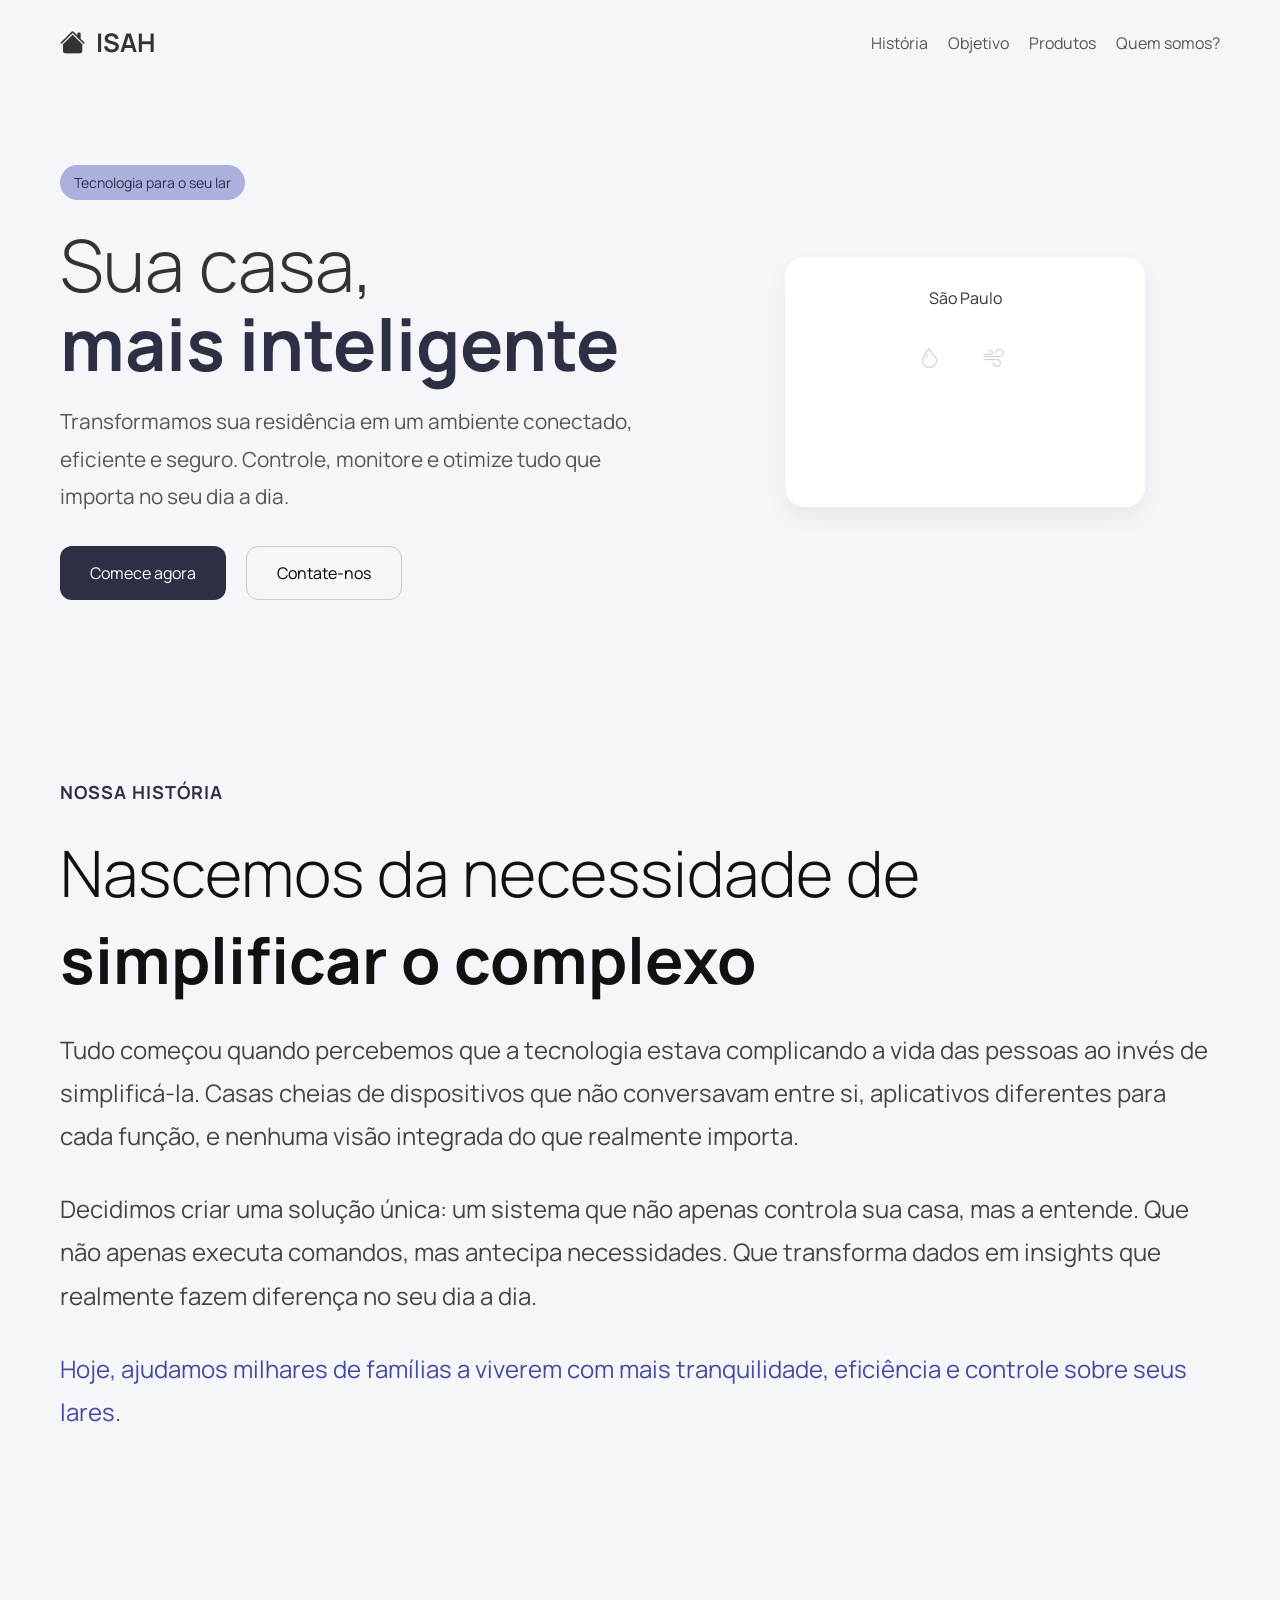
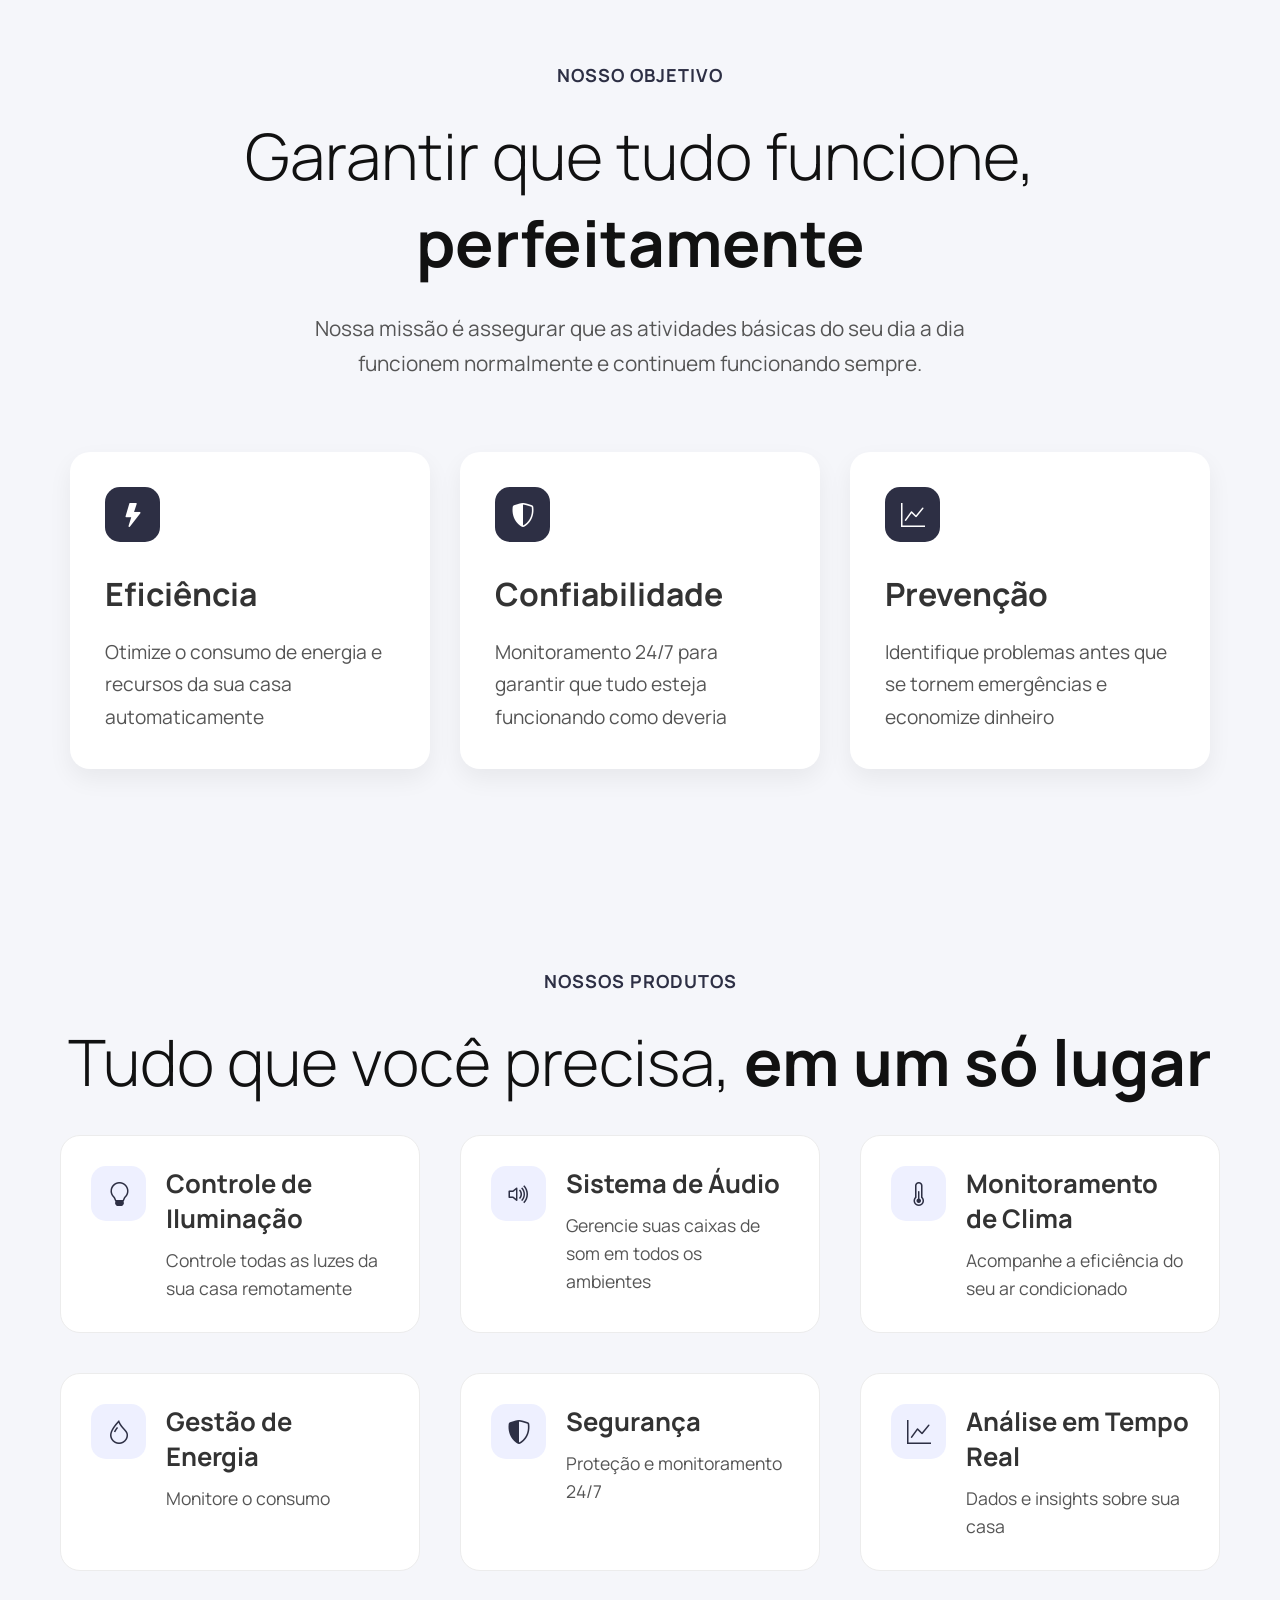
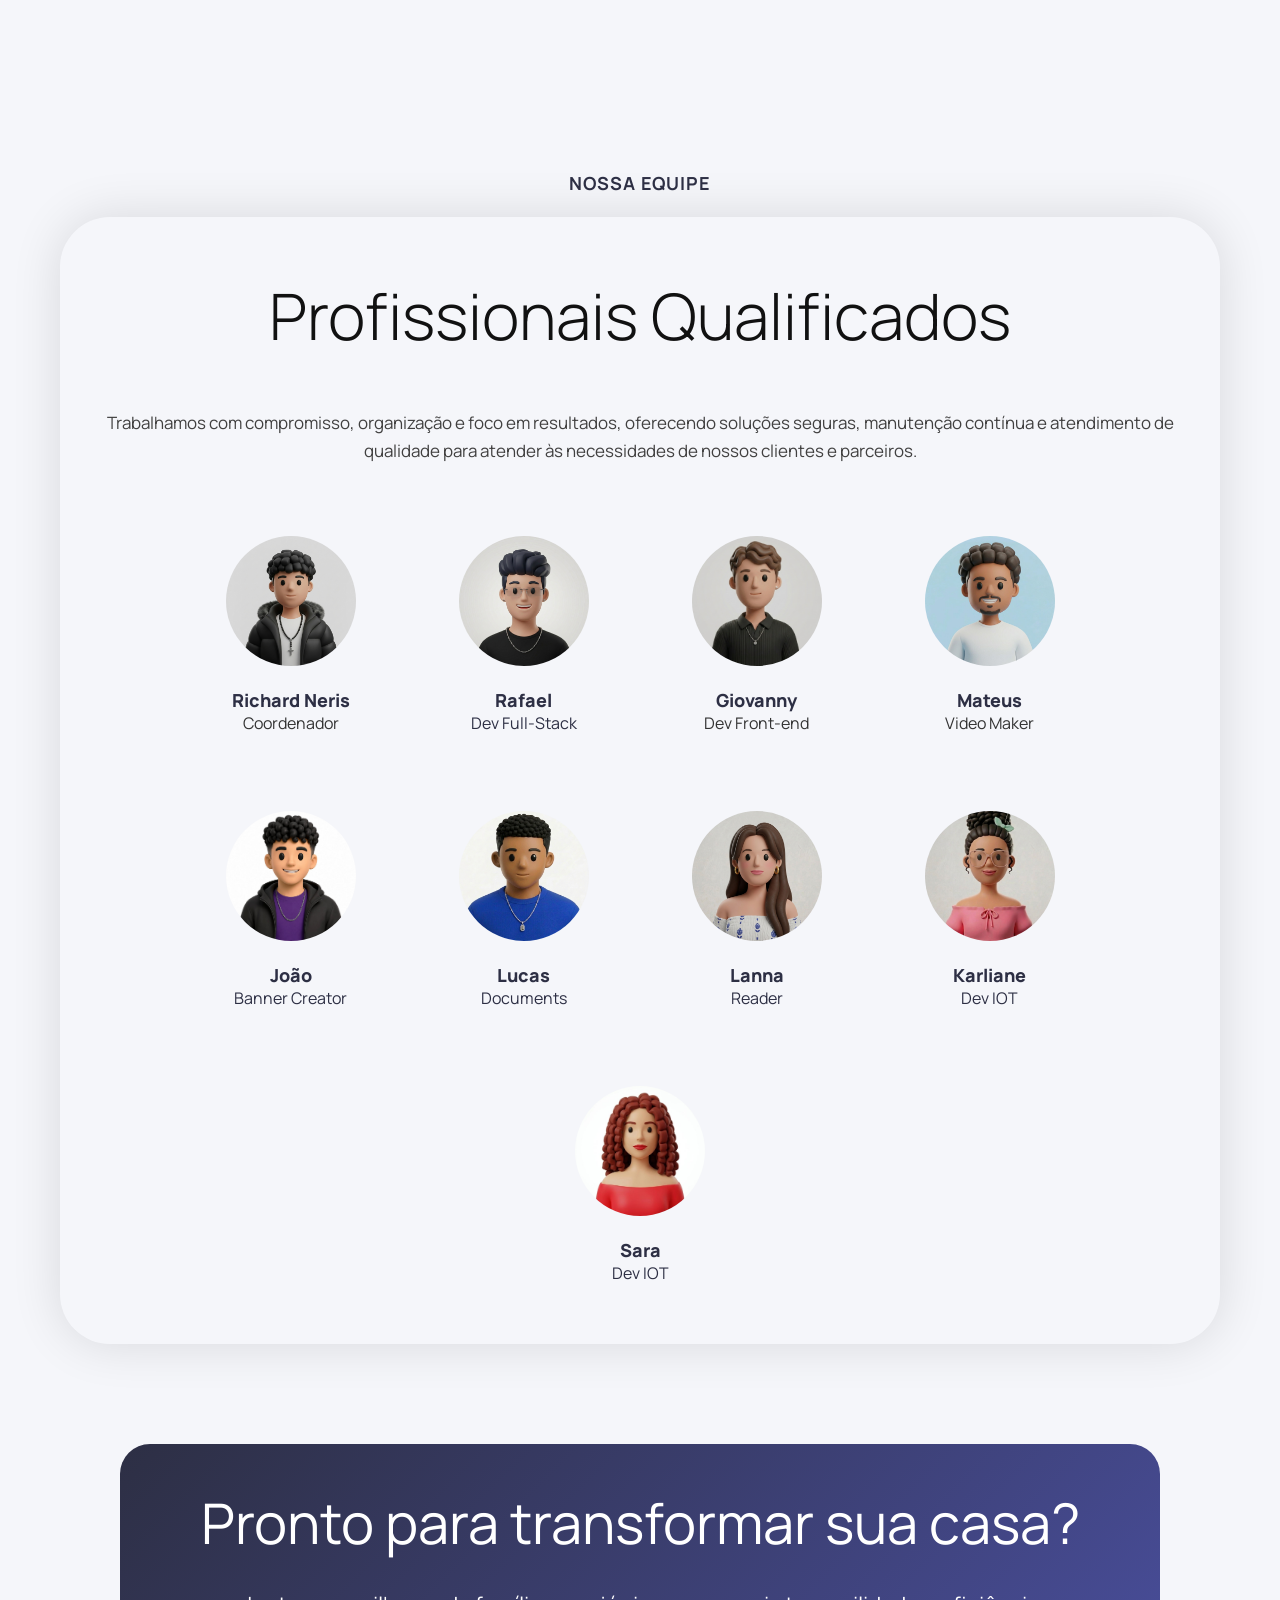
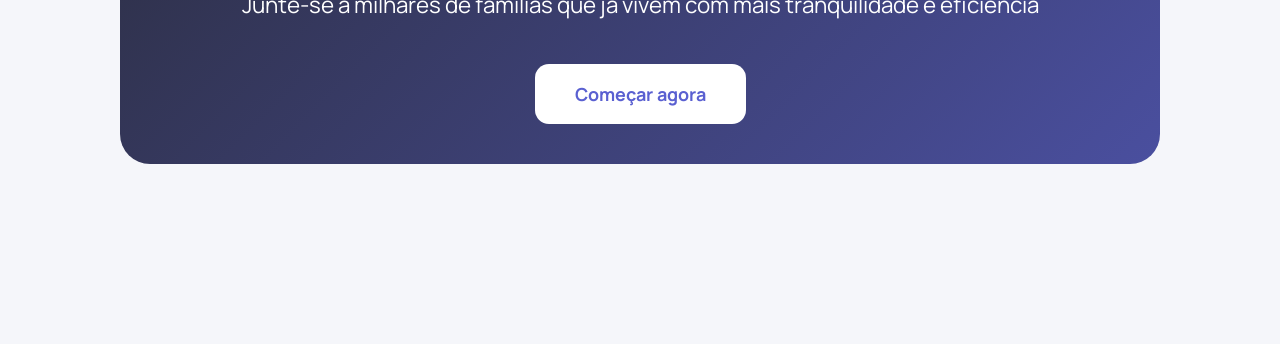
<file: index.html>
<!DOCTYPE html>
<html lang="pt-BR">

<head>
  <meta charset="UTF-8">
  <meta name="viewport" content="width=device-width, initial-scale=1.0">
  <link rel="stylesheet" href="https://cdn.jsdelivr.net/npm/bootstrap-icons@1.13.1/font/bootstrap-icons.min.css">
  <title>ISAH</title>
  <script src="./Sites Juntos/ISAH - Site Apresentação/script.js" defer></script>
  <link rel="stylesheet" href="./Sites Juntos/ISAH - Site Apresentação/style.css">
</head>

<body>

  <!-- HEADER -->

  <header>
    <h2><i class="bi bi-house-fill"></i>ISAH</h2>

    <nav>
      <a href="#history">História</a>
      <a href="#goals">Objetivo</a>
      <a href="#products">Produtos</a>
      <a href="#nos">Quem somos?</a>
    </nav>
  </header>

  <!-- HERO -->

  <section class="hero">

    <div class="left">

      <div class="tag">
        Tecnologia para o seu lar
      </div>

      <h1>
        Sua casa, <br>
        <span>mais inteligente</span>
      </h1>

      <p>
        Transformamos sua residência em um ambiente conectado,
        eficiente e seguro. Controle, monitore e otimize tudo
        que importa no seu dia a dia.
      </p>

      <div class="buttons">
        <button id="btn-primary">Comece agora</button>
        <button class="btn-secondary" >Contate-nos</button>
      </div>

    </div>

    <div class="clima">


      <large id="loc">São Paulo</large>

      <div class="temp"></div>

      <p id="status-clima"></p>

      <div class="weather-info">
        <div>
          <p id="umidade-ar"><i class="bi bi-droplet"></i></p>

          <p id="velocidade-vento"><i class="bi bi-wind"></i> &nbsp;</p>
        </div>

      </div>

  </section>

  <!-- HISTÓRIA -->

  <section id="history">

    <span class="subtitle">NOSSA HISTÓRIA</span>

    <h2>
      Nascemos da necessidade de <br>
      <span>simplificar o complexo</span>
    </h2>

    <p>
      Tudo começou quando percebemos que a tecnologia estava complicando a vida das pessoas ao invés de simplificá-la.
      Casas cheias de dispositivos que não conversavam entre si, aplicativos diferentes para cada função,
      e nenhuma visão integrada do que realmente importa.
    </p>

    <p>
      Decidimos criar uma solução única: um sistema que não apenas controla sua casa, mas a entende.
      Que não apenas executa comandos, mas antecipa necessidades.
      Que transforma dados em insights que realmente fazem diferença no seu dia a dia.
    </p>

    <p class="highlight">
      Hoje, ajudamos milhares de famílias a viverem com mais tranquilidade,
      eficiência e controle sobre seus lares.
    </p>

  </section>

  <!-- OBJETIVOS -->

  <section id="goals">

    <span class="subtitle">NOSSO OBJETIVO</span>

    <h2>
      Garantir que tudo funcione,
      <span>perfeitamente</span>
    </h2>

    <p class="description">
      Nossa missão é assegurar que as atividades básicas do seu dia a dia
      funcionem normalmente e continuem funcionando sempre.
    </p>

    <div class="cards">

      <div class="card">
        <div class="icon"><i class="bi bi-lightning-fill"></i></div>

        <h3>Eficiência</h3>

        <p>
          Otimize o consumo de energia e recursos da sua casa automaticamente
        </p>
      </div>

      <div class="card">
        <div class="icon"><i class="bi bi-shield-shaded"></i></div>

        <h3>Confiabilidade</h3>

        <p>
          Monitoramento 24/7 para garantir que tudo esteja funcionando como deveria
        </p>
      </div>

      <div class="card">
        <div class="icon"><i class="bi bi-graph-up"></i></div>

        <h3>Prevenção</h3>

        <p>
          Identifique problemas antes que se tornem emergências e economize dinheiro
        </p>
      </div>

    </div>

  </section>

  <!-- PRODUTOS -->

  <section id="products">

    <span class="subtitle">NOSSOS PRODUTOS</span>

    <h2>
      Tudo que você precisa,
      <span>em um só lugar</span>
    </h2>

    <div class="products-grid">

      <div class="product-card">
        <div class="product-icon"><i class="bi bi-lightbulb"></i></div>

        <div>
          <h3>Controle de Iluminação</h3>
          <p>Controle todas as luzes da sua casa remotamente</p>
        </div>
      </div>

      <div class="product-card">
        <div class="product-icon"><i class="bi bi-volume-up"></i></div>

        <div>
          <h3>Sistema de Áudio</h3>
          <p>Gerencie suas caixas de som em todos os ambientes</p>
        </div>
      </div>

      <div class="product-card">
        <div class="product-icon"><i class="bi bi-thermometer-half"></i></div>

        <div>
          <h3>Monitoramento de Clima</h3>
          <p>Acompanhe a eficiência do seu ar condicionado</p>
        </div>
      </div>

      <div class="product-card">
        <div class="product-icon"><i class="bi bi-droplet"></i></div>

        <div>
          <h3>Gestão de Energia</h3>
          <p>Monitore o consumo</p>
        </div>
      </div>

      <div class="product-card">
        <div class="product-icon"><i class="bi bi-shield-shaded"></i></div>

        <div>
          <h3>Segurança</h3>
          <p>Proteção e monitoramento 24/7</p>
        </div>
      </div>

      <div class="product-card">
        <div class="product-icon"><i class="bi bi-graph-up"></i></div>

        <div>
          <h3>Análise em Tempo Real</h3>
          <p>Dados e insights sobre sua casa</p>
        </div>
      </div>

    </div>



    <!------Time----->


    <section id="nos">
 <h1 class="subtitle-time">NOSSA EQUIPE</h1><br>
      <div class="time-cor">
        <h2 class="time">Profissionais Qualificados</h2>
        <span class="text-apresentation">Trabalhamos com compromisso, organização e foco em resultados, oferecendo soluções seguras,
          manutenção contínua e atendimento de qualidade para atender às necessidades de nossos clientes e
          parceiros.</span>


        <div>
          <div class="box"><img
            src="./Sites Juntos/ISAH - Site Apresentação/src - integrantes/Neris.png"><span class="name-int"><br>Richard Neris</span><br>Coordenador</span></div>
          <div class="box"><img
              src="./Sites Juntos/ISAH - Site Apresentação/src - integrantes/Rafael.png"><span class="name-int"><br>Rafael</span></span><br><span>Dev Full-Stack</span></div>
          <div class="box"><img
              src="./Sites Juntos/ISAH - Site Apresentação/src - integrantes/Giovanny.png"><span class="name-int"><br>Giovanny</span><br>Dev Front-end</span>
          </div>
          <div class="box"><img
              src="./Sites Juntos/ISAH - Site Apresentação/src - integrantes/Mateus.jpeg"><span class="name-int"><br>Mateus</span><br>Video Maker</span>
          </div>
            <div class="box"><img
              src="./Sites Juntos/ISAH - Site Apresentação/src - integrantes/João.jpeg"><span class="name-int"><br>João</span><br><span>Banner Creator</span>
          </div>
          <div class="box"><img
              src="./Sites Juntos/ISAH - Site Apresentação/src - integrantes/Lucas.png"><span class="name-int"><br>Lucas</span><br><span>Documents</span>
          </div>
          <div class="box"><img
              src="./Sites Juntos/ISAH - Site Apresentação/src - integrantes/Lanna.png"><span class="name-int"><br>Lanna</span><br><span>Reader</span>
          </div>
          <div class="box"><img
              src="./Sites Juntos/ISAH - Site Apresentação//src - integrantes/Karliane.png "> <span class="name-int"><br>Karliane</span><br><span>Dev IOT</span>
          </div>
          <div class="box"><img
              src="./Sites Juntos/ISAH - Site Apresentação/src - integrantes/Sara.jpeg"><span class="name-int"><br>Sara</span><br><span>Dev IOT</span>
          </div>
        </div>
      </div>
    </section>


    <!-- CTA -->

    <div class="cta-box">

      <h3>Pronto para transformar sua casa?</h3>

      <p>
        Junte-se a milhares de famílias que já vivem
        com mais tranquilidade e eficiência
      </p>

      <button id="go-to-website">Começar agora</button>

    </div>

  </section>

</body>

</html>
</file>
<file: Sites Juntos/ISAH - Site Apresentação/style.css>
@import url('https://fonts.googleapis.com/css2?family=Jost:ital,wght@0,100..900;1,100..900&family=Oswald:wght@200..700&display=swap');
@import url('https://fonts.googleapis.com/css2?family=Manrope:wght@200..800&display=swap');

html{
  scroll-behavior: smooth;
}

*{
  margin: 0;
  padding: 0;
  box-sizing: border-box;
  font-family: "Manrope", sans-serif;
}

body{
  background: #f5f6fa;
  color: #333;
  opacity: 1;
  overflow-x: hidden;
}

body.carrega{
  animation: sair 1s forwards;
}

@keyframes sair{
  to{
    opacity: 0;
  }
}

header{
  display: flex;
  justify-content: space-between;
  align-items: center;
  padding: 25px 60px;
  flex-wrap: wrap;
  gap: 20px;
}

header h2{
  display: flex;
  align-items: center;
  gap: 10px;
  font-size: clamp(1.4rem, 2vw, 2rem);
}

nav{
  display: flex;
  flex-wrap: wrap;
  gap: 20px;
}

nav a{
  text-decoration: none;
  color: #555;
  transition: 0.3s;
  font-size: 1rem;
}

nav a:hover{
  color: #555caf;
}

.hero{
  display: flex;
  justify-content: space-between;
  align-items: center;
  padding: 80px 60px;
  gap: 50px;
  flex-wrap: wrap;
}

.left{
  flex: 1;
  min-width: 280px;
  max-width: 600px;
}

.tag{
  background: #abb0de;
  color: #2d2f44;
  padding: 8px 14px;
  border-radius: 20px;
  display: inline-block;
  margin-bottom: 25px;
  font-size: 14px;
}

.hero h1{
  font-size: clamp(2.5rem, 6vw, 4.5rem);
  margin-bottom: 20px;
  font-weight: 300;
  line-height: 1.1;
}

.hero h1 span{
  color: #2d2f44;
  font-weight: bold;
}

.hero p{
  font-size: clamp(1rem, 2vw, 1.3rem);
  line-height: 1.8;
  color: #555;
  margin-bottom: 30px;
}

.buttons{
  display: flex;
  gap: 20px;
  flex-wrap: wrap;
}

#btn-primary,
.btn-secondary{
  padding: 15px 30px;
  border-radius: 12px;
  cursor: pointer;
  font-size: 16px;
  transition: 0.3s;
}

#btn-primary{
  background: #2d2f44;
  color: white;
  border: none;
}

.btn-secondary{
  background: transparent;
  border: 1px solid #ccc;
}

.clima{
  background: white;
  padding: 30px;
  border-radius: 20px;
  width: 100%;
  max-width: 360px;
  min-height: 250px;
  box-shadow: 0 10px 25px rgba(0,0,0,0.06);
  transition: 0.5s ease;
  text-align: center;
  margin: auto;
}

.clima:hover{
  transform: scale(1.03);
  box-shadow: 0 15px 35px rgba(0,0,0,0.12);
  background-color:#55556990;
  color: white;
}

.temp{
  position: relative;
  font-size: clamp(1.8rem, 3vw, 2.5rem);
  margin: 0;
}

.weather-info{
  display: flex;
  justify-content: space-around;
  gap: 10px;
  margin-top: 20px;
  color: #666;
}

#velocidade-vento,
#umidade-ar{
  padding: 20px;
  display: inline;
  color: lightgray;
}

#history{
  padding: 100px 60px;
  width: 100%;
}

.subtitle,
.subtitle-time{
  color: #2d2f44;
  font-size: 18px;
  font-weight: bold;
  letter-spacing: 1px;
}

#history h2,
#goals h2,
#products h2,
#time h2{
  font-size: clamp(2.2rem, 6vw, 4rem);
  font-weight: 300;
  margin: 25px 0;
  color: #111;
}

#history h2 span,
#goals h2 span,
#products h2 span,
#time h2 span{
  font-weight: 700;
}

#history p{
  font-size: clamp(1rem, 2vw, 1.5rem);
  line-height: 1.8;
  color: #444;
  margin-bottom: 30px;
}

.highlight{
  color: #434b9f !important;
}

#goals{
  padding: 100px 60px;
  text-align: center;
}

.description{
  max-width: 700px;
  margin: 20px auto 70px;
  font-size: clamp(1rem, 2vw, 1.3rem);
  color: #555;
  line-height: 1.7;
}

.cards{
  display: flex;
  justify-content: center;
  gap: 30px;
  flex-wrap: wrap;
}

.card{
  background: white;
  width: 100%;
  max-width: 360px;
  padding: 35px;
  border-radius: 20px;
  text-align: left;
  box-shadow: 0 10px 25px rgba(0,0,0,0.06);
  transition: 0.3s;
}

.card:hover{
  transform: translateY(-8px);
}

.icon{
  width: 55px;
  height: 55px;
  background: #2d2f44;
  color: white;
  border-radius: 15px;
  display: flex;
  align-items: center;
  justify-content: center;
  font-size: 24px;
  margin-bottom: 30px;
}

.card h3{
  font-size: clamp(1.5rem, 3vw, 2rem);
  margin-bottom: 20px;
}

.card p{
  font-size: clamp(1rem, 2vw, 1.2rem);
  line-height: 1.7;
  color: #555;
}

#products{
  padding: 100px 60px;
  text-align: center;
  width: 100%;
}

.products-grid{
  display: grid;
  grid-template-columns: repeat(auto-fit, minmax(300px, 1fr));
  gap: 40px;
  margin-top: 30px;
  margin-bottom: 200px;
}

.product-card{
  background: white;
  border-radius: 20px;
  padding: 30px;
  display: flex;
  gap: 20px;
  text-align: left;
  border: 1px solid #ececec;
  transition: 0.3s;
}

.product-card:hover{
  transform: translateY(-5px);
  box-shadow: 0 10px 25px rgba(0,0,0,0.06);
}

.product-icon{
  min-width: 55px;
  height: 55px;
  background: #eef0ff;
  color: #2d2f44;
  border-radius: 15px;
  display: flex;
  align-items: center;
  justify-content: center;
  font-size: 24px;
}

.product-card h3{
  font-size: clamp(1.4rem, 2vw, 1.8rem);
  margin-bottom: 10px;
}

.product-card p{
  font-size: clamp(1rem, 2vw, 1.1rem);
  color: #555;
  line-height: 1.6;
}

.time-cor{
  padding: 30px;
  display: flex;
  justify-content: center;
  align-items: center;
  flex-wrap: wrap;
  gap: 25px;
  box-shadow: 0 0 50px rgba(0,0,0,0.12);
  margin-bottom: 100px;
  border-radius: 50px;
  width: 100%;
  min-height: 400px;
}

.box{
  display: inline-table;
  flex-direction: column;
  align-items: center;
  text-align: center;
  width: 230px;
  padding: 30px;
  transition: 0.2s ease;
  border-radius: 40px;
}

.box:hover{
  box-shadow: 0 0 30px rgba(0,0,0,0.12);
  transform: scale(1.1);
}

img{
  width: 130px;
  height: 130px;
  object-fit: cover;
  margin: 17px;
  border-radius: 100px;
}

.name-int{
  font-weight: 900;
  font-size: 18px;
}

.box span{
  color: #2d2f44;
}

.text-apresentation{
  color: rgb(65, 64, 64);
  font-size: 17px;
  width: 100%;
  line-height: 1.6;
}

.cta-box{
  background: linear-gradient(135deg, #2d2f44, #4a4f9f);
  padding: 40px;
  border-radius: 30px;
  color: white;
  transition: 0.5s ease;
  margin: 0 60px 80px;
}

.cta-box h3{
  font-size: clamp(2rem, 5vw, 3.5rem);
  margin-bottom: 25px;
  font-weight: 400;
}

.cta-box p{
  font-size: clamp(1rem, 2vw, 1.4rem);
  margin-bottom: 40px;
  line-height: 1.7;
}

.cta-box button{
  background: white;
  color: #5a60d1;
  border: none;
  padding: 18px 40px;
  border-radius: 14px;
  font-size: 18px;
  font-weight: bold;
  cursor: pointer;
  transition: 0.3s;
}

.cta-box:hover{
  transform: scale(1.02);
}

.cta-box button:hover{
  transform: scale(1.05);
}

/* RESPONSIVO */

@media (max-width: 1024px){

  header,
  .hero,
  #history,
  #goals,
  #products{
    padding: 60px 40px;
  }

  .cta-box{
    margin: 0 40px 60px;
  }

}

@media (max-width: 768px){

  header{
    flex-direction: column;
    text-align: center;
  }

  nav{
    justify-content: center;
  }

  .hero{
    flex-direction: column;
    text-align: center;
  }

  .buttons{
    justify-content: center;
  }

  .product-card{
    flex-direction: column;
    align-items: center;
    text-align: center;
  }

  .weather-info{
    flex-direction: column;
  }

  .time-cor{
    border-radius: 25px;
    padding: 20px;
  }

}

@media (max-width: 480px){

  header,
  .hero,
  #history,
  #goals,
  #products{
    padding: 40px 20px;
  }

  .cta-box{
    margin: 0 20px 40px;
    padding: 30px 20px;
  }

  #btn-primary,
  .btn-secondary,
  .cta-box button{
    width: 100%;
  }

  .buttons{
    flex-direction: column;
  }

  .box{
    width: 100%;
  }

  img{
    width: 100px;
    height: 100px;
  }

}
</file>
